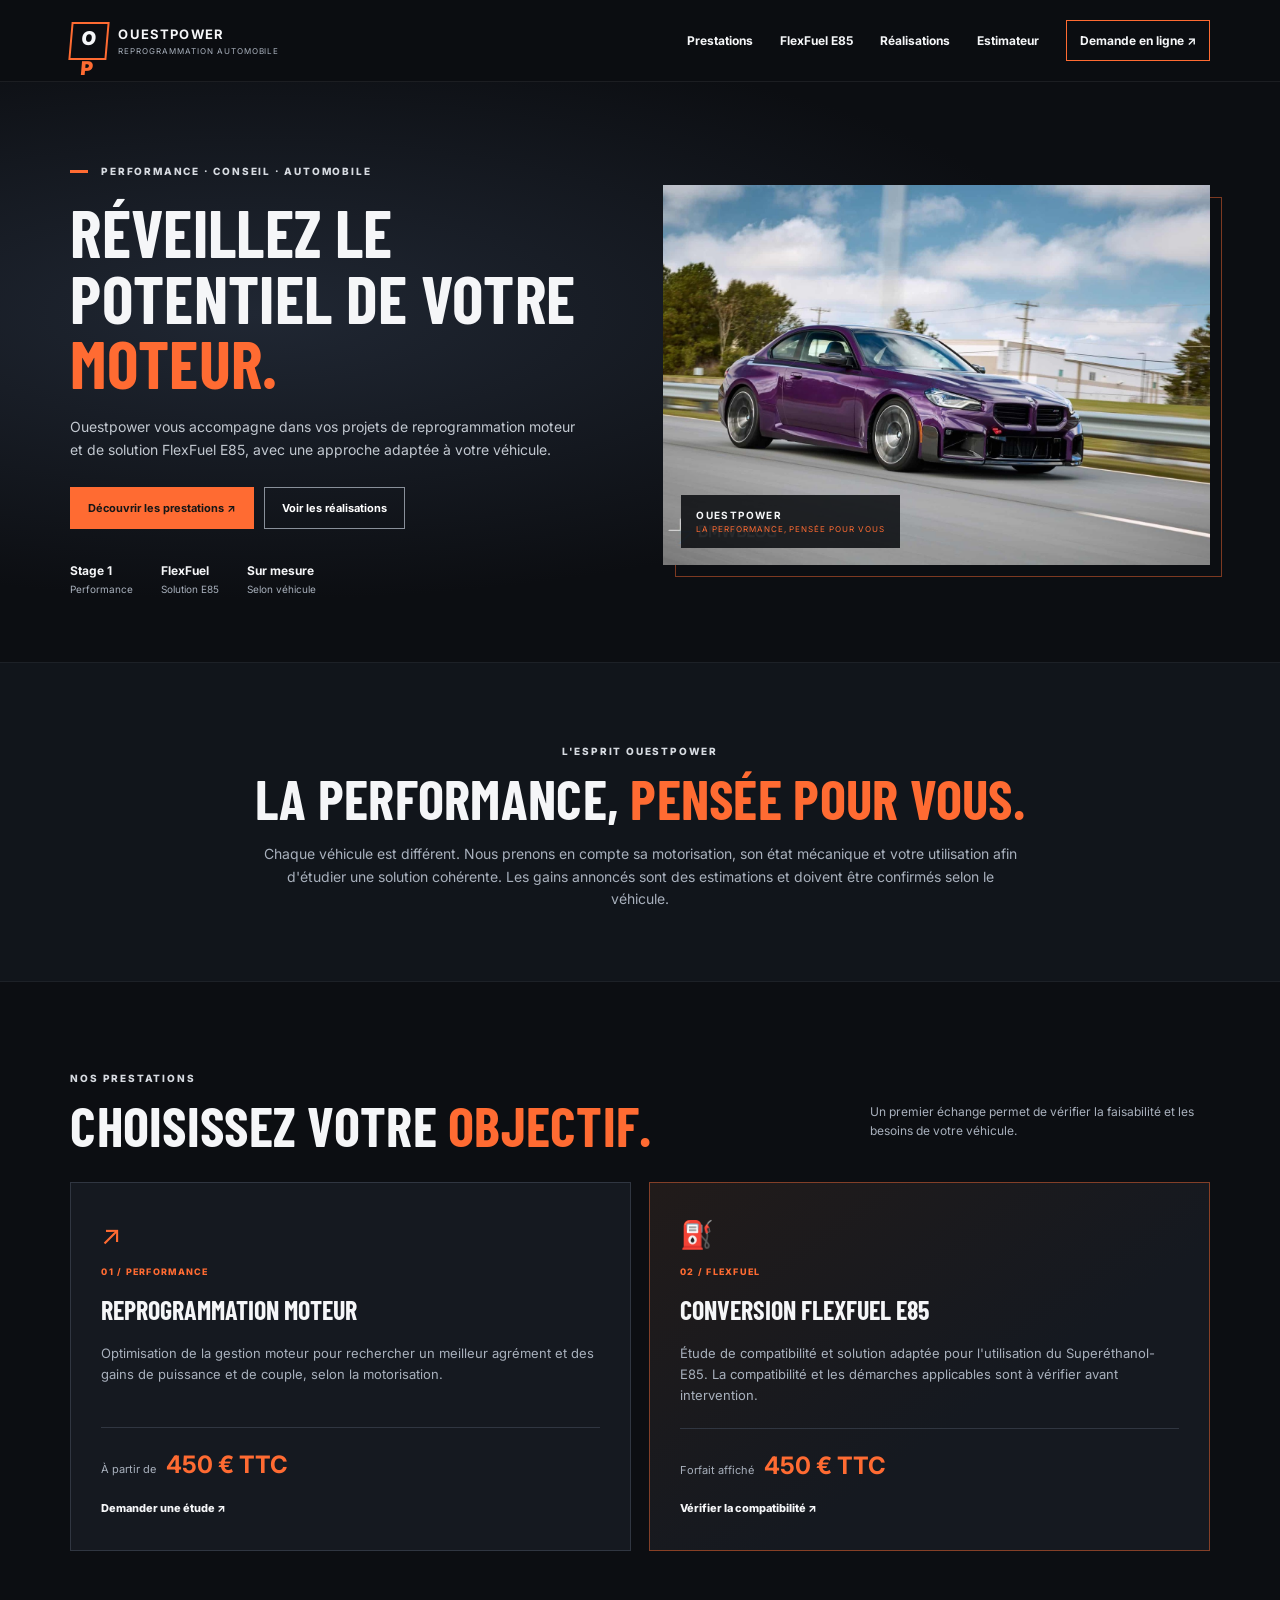
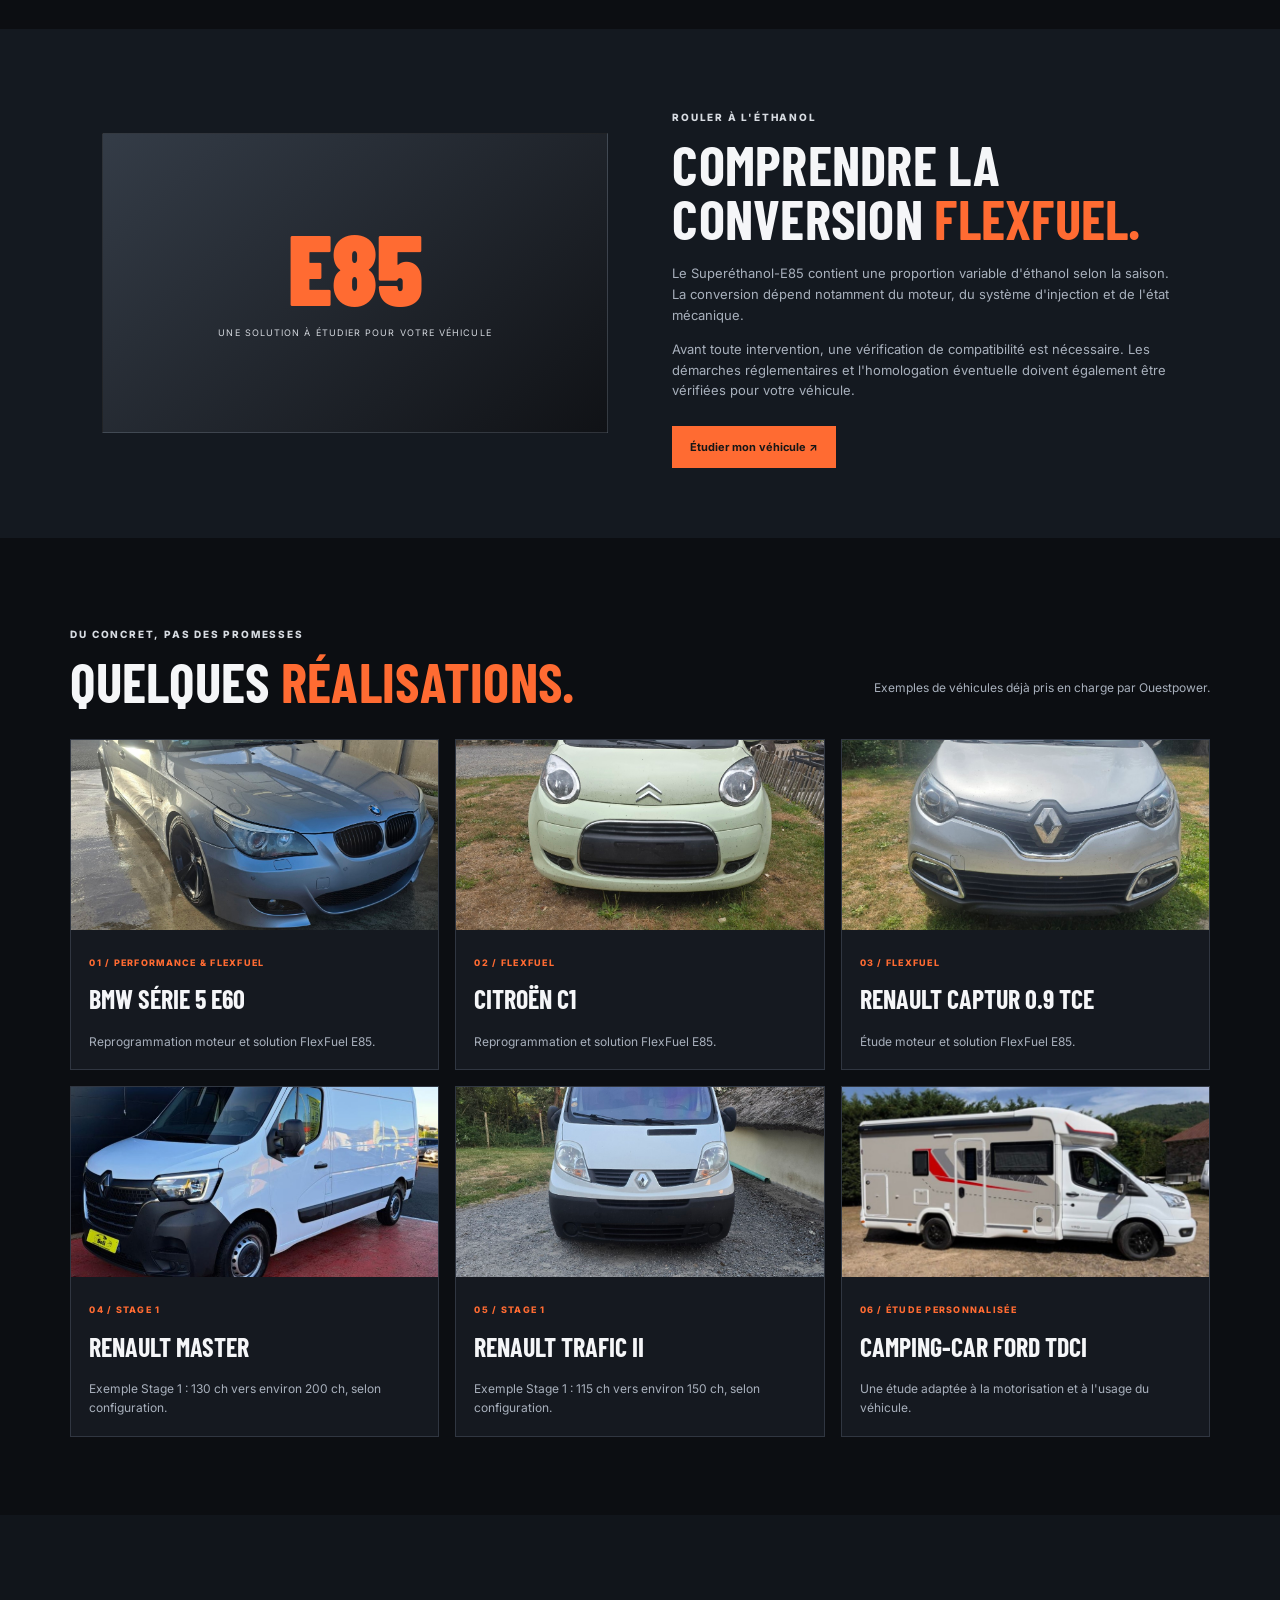
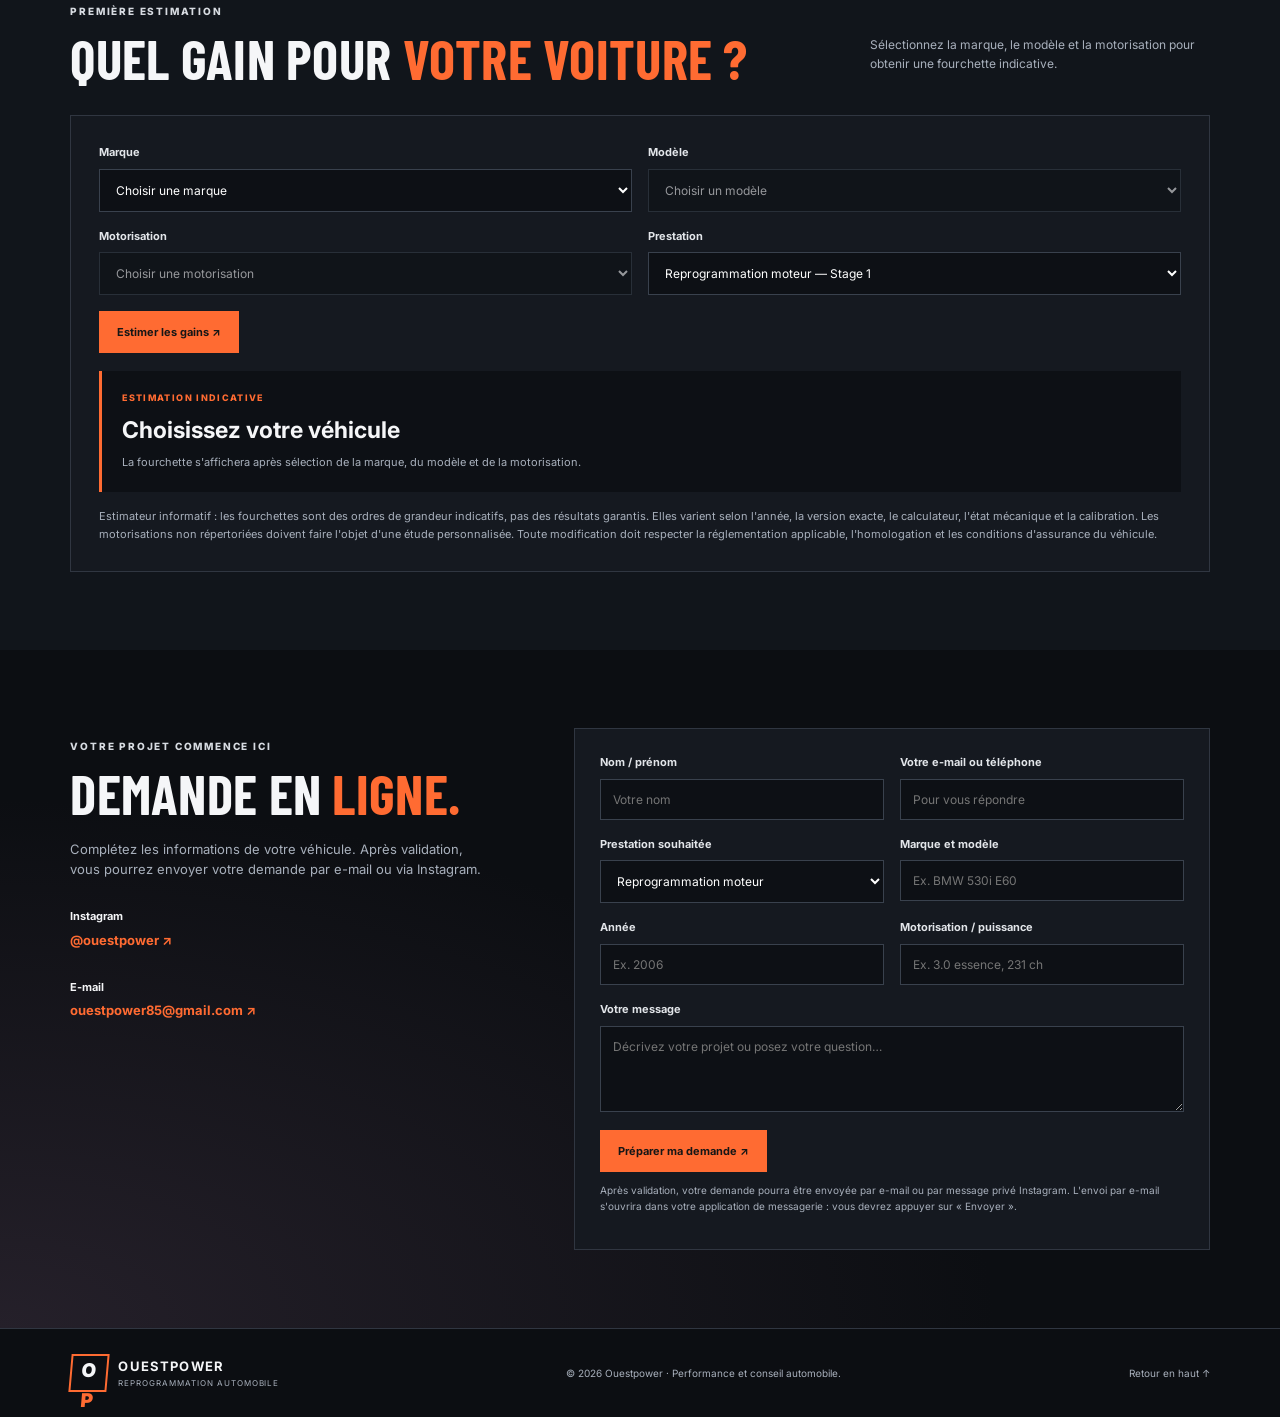
<file: index.html>
<!doctype html>
<html lang="fr">
<head>
  <meta name="google-site-verification" content="ijtiTph0ISTa9m10cdyJuzYF6tmNA9jeafu8yRlPtpY" />
  <meta charset="utf-8">
  <meta name="viewport" content="width=device-width, initial-scale=1">
  <meta name="description" content="Ouestpower : reprogrammation moteur et solutions FlexFuel E85. Tarifs, réalisations et demande d'étude personnalisée.">
  <title>Ouestpower | Reprogrammation moteur &amp; FlexFuel</title>
  <link rel="stylesheet" href="style.css">
</head>
<body>
<header class="topbar">
  <a class="brand" href="#accueil"><span class="logo">O<span>P</span></span><span><b>OUESTPOWER</b><small>REPROGRAMMATION AUTOMOBILE</small></span></a>
  <button class="menu-toggle" aria-label="Ouvrir le menu" aria-expanded="false">☰</button>
  <nav id="nav"><a href="#prestations">Prestations</a><a href="#flexfuel">FlexFuel E85</a><a href="#realisations">Réalisations</a><a href="#estimateur">Estimateur</a><a class="nav-contact" href="#contact">Demande en ligne ↗</a></nav>
</header>
<main>
<section class="hero" id="accueil">
  <div class="hero-copy"><p class="eyebrow"><i></i> PERFORMANCE · CONSEIL · AUTOMOBILE</p><h1>RÉVEILLEZ LE POTENTIEL DE VOTRE <em>MOTEUR.</em></h1>
  <p class="intro">Ouestpower vous accompagne dans vos projets de reprogrammation moteur et de solution FlexFuel E85, avec une approche adaptée à votre véhicule.</p>
  <div class="actions"><a class="btn primary" href="#prestations">Découvrir les prestations ↗</a><a class="btn secondary" href="#realisations">Voir les réalisations</a></div>
  <div class="stats"><div><b>Stage 1</b><span>Performance</span></div><div><b>FlexFuel</b><span>Solution E85</span></div><div><b>Sur mesure</b><span>Selon véhicule</span></div></div></div>
  <div class="hero-image"><img src="assets/bmw-m2.jpg" alt="BMW M2 violette, photo d'accueil Ouestpower"><div class="image-tag"><b>OUESTPOWER</b><span>LA PERFORMANCE, PENSÉE POUR VOUS</span></div></div>
</section>
<section class="intro-section"><p class="eyebrow">L'ESPRIT OUESTPOWER</p><h2>La performance, <em>pensée pour vous.</em></h2><p>Chaque véhicule est différent. Nous prenons en compte sa motorisation, son état mécanique et votre utilisation afin d'étudier une solution cohérente. Les gains annoncés sont des estimations et doivent être confirmés selon le véhicule.</p></section>
<section class="section" id="prestations"><div class="section-head"><div><p class="eyebrow">NOS PRESTATIONS</p><h2>Choisissez votre <em>objectif.</em></h2></div><p>Un premier échange permet de vérifier la faisabilité et les besoins de votre véhicule.</p></div>
<div class="cards">
  <article class="service-card"><div class="service-icon">↗</div><p class="number">01 / PERFORMANCE</p><h3>Reprogrammation moteur</h3><p>Optimisation de la gestion moteur pour rechercher un meilleur agrément et des gains de puissance et de couple, selon la motorisation.</p><div class="price"><span>À partir de</span><b>450 € TTC</b></div><a class="text-link" href="#contact" data-service="Reprogrammation moteur">Demander une étude ↗</a></article>
  <article class="service-card featured"><div class="service-icon">⛽</div><p class="number">02 / FLEXFUEL</p><h3>Conversion FlexFuel E85</h3><p>Étude de compatibilité et solution adaptée pour l'utilisation du Superéthanol-E85. La compatibilité et les démarches applicables sont à vérifier avant intervention.</p><div class="price"><span>Forfait affiché</span><b>450 € TTC</b></div><a class="text-link" href="#contact" data-service="FlexFuel E85">Vérifier la compatibilité ↗</a></article>
</div></section>
<section class="fuel-section" id="flexfuel"><div class="fuel-art"><div class="fuel-symbol">E85</div><span>UNE SOLUTION À ÉTUDIER POUR VOTRE VÉHICULE</span></div><div class="fuel-copy"><p class="eyebrow">ROULER À L'ÉTHANOL</p><h2>Comprendre la conversion <em>FlexFuel.</em></h2><p>Le Superéthanol-E85 contient une proportion variable d'éthanol selon la saison. La conversion dépend notamment du moteur, du système d'injection et de l'état mécanique.</p><p>Avant toute intervention, une vérification de compatibilité est nécessaire. Les démarches réglementaires et l'homologation éventuelle doivent également être vérifiées pour votre véhicule.</p><a class="btn primary" href="#contact" data-service="FlexFuel E85">Étudier mon véhicule ↗</a></div></section>
<section class="section" id="realisations"><div class="section-head"><div><p class="eyebrow">DU CONCRET, PAS DES PROMESSES</p><h2>Quelques <em>réalisations.</em></h2></div><p>Exemples de véhicules déjà pris en charge par Ouestpower.</p></div>
<div class="gallery">
  <article class="project"><img src="assets/bmw-serie-5-e60.jpg" alt="BMW Série 5 E60"><div><span>01 / PERFORMANCE &amp; FLEXFUEL</span><h3>BMW Série 5 E60</h3><p>Reprogrammation moteur et solution FlexFuel E85.</p></div></article>
  <article class="project"><img src="assets/citroen-c1.jpg" alt="Citroën C1"><div><span>02 / FLEXFUEL</span><h3>Citroën C1</h3><p>Reprogrammation et solution FlexFuel E85.</p></div></article>
  <article class="project"><img src="assets/renault-captur-09-tce.jpg" alt="Renault Captur 0.9 TCe"><div><span>03 / FLEXFUEL</span><h3>Renault Captur 0.9 TCe</h3><p>Étude moteur et solution FlexFuel E85.</p></div></article>
  <article class="project"><img src="assets/renault-master.jpg" alt="Renault Master"><div><span>04 / STAGE 1</span><h3>Renault Master</h3><p>Exemple Stage 1 : 130 ch vers environ 200 ch, selon configuration.</p></div></article>
  <article class="project"><img src="assets/renault-trafic-2.jpg" alt="Renault Trafic II"><div><span>05 / STAGE 1</span><h3>Renault Trafic II</h3><p>Exemple Stage 1 : 115 ch vers environ 150 ch, selon configuration.</p></div></article>
  <article class="project"><img src="assets/camping-car-ford-tdci.jpg" alt="Camping-car Ford TDCi"><div><span>06 / ÉTUDE PERSONNALISÉE</span><h3>Camping-car Ford TDCi</h3><p>Une étude adaptée à la motorisation et à l'usage du véhicule.</p></div></article>
</div></section>
<section class="estimate-section" id="estimateur">
<div class="section-head"><div><p class="eyebrow">PREMIÈRE ESTIMATION</p><h2>Quel gain pour <em>votre voiture ?</em></h2></div><p>Sélectionnez la marque, le modèle et la motorisation pour obtenir une fourchette indicative.</p></div>
<div class="estimator">
  <div class="form-grid">
    <label>Marque<select id="make" required><option value="">Choisir une marque</option></select></label>
    <label>Modèle<select id="model" required disabled><option value="">Choisir un modèle</option></select></label>
    <label>Motorisation<select id="engine-model" required disabled><option value="">Choisir une motorisation</option></select></label>
    <label>Prestation<select id="stage"><option value="1">Reprogrammation moteur — Stage 1</option><option value="flex">Projet FlexFuel E85</option></select></label>
  </div>
  <div class="estimator-actions"><button class="btn primary" id="calculate" type="button">Estimer les gains ↗</button></div>
  <div class="estimate-result" id="result" aria-live="polite"><span>ESTIMATION INDICATIVE</span><b>Choisissez votre véhicule</b><p>La fourchette s'affichera après sélection de la marque, du modèle et de la motorisation.</p></div>
  <p class="disclaimer">Estimateur informatif : les fourchettes sont des ordres de grandeur indicatifs, pas des résultats garantis. Elles varient selon l'année, la version exacte, le calculateur, l'état mécanique et la calibration. Les motorisations non répertoriées doivent faire l'objet d'une étude personnalisée. Toute modification doit respecter la réglementation applicable, l'homologation et les conditions d'assurance du véhicule.</p>
</div></section>
<section class="contact-section" id="contact"><div><p class="eyebrow">VOTRE PROJET COMMENCE ICI</p><h2>Demande en <em>ligne.</em></h2><p>Complétez les informations de votre véhicule. Après validation, vous pourrez envoyer votre demande par e-mail ou via Instagram.</p><div class="contact-note"><b>Instagram</b><a href="https://www.instagram.com/ouestpower/" target="_blank" rel="noopener">@ouestpower ↗</a></div><div class="contact-note"><b>E-mail</b><a href="mailto:ouestpower85@gmail.com">ouestpower85@gmail.com ↗</a></div></div>
<form id="request-form" class="request-form">
  <div class="form-grid">
    <label>Nom / prénom<input name="name" required placeholder="Votre nom"></label>
    <label>Votre e-mail ou téléphone<input name="reply" required placeholder="Pour vous répondre"></label>
    <label>Prestation souhaitée<select name="service" id="service"><option>Reprogrammation moteur</option><option>FlexFuel E85</option><option>Conseil / autre demande</option></select></label>
    <label>Marque et modèle<input name="car" required placeholder="Ex. BMW 530i E60"></label>
    <label>Année<input name="year" placeholder="Ex. 2006"></label>
    <label>Motorisation / puissance<input name="engine" placeholder="Ex. 3.0 essence, 231 ch"></label>
  </div>
  <label>Votre message<textarea name="message" rows="4" placeholder="Décrivez votre projet ou posez votre question…"></textarea></label>
  <button class="btn primary" type="submit">Préparer ma demande ↗</button>
  <p class="form-hint" id="form-hint">Après validation, votre demande pourra être envoyée par e-mail ou par message privé Instagram. L'envoi par e-mail s'ouvrira dans votre application de messagerie : vous devrez appuyer sur « Envoyer ».</p>
  <div class="generated" id="generated" hidden>
    <label>Votre demande prête à envoyer<textarea id="request-text" rows="8" readonly></textarea></label>
    <div class="actions">
      <button type="button" class="btn secondary" id="copy-request">Copier la demande</button>
      <a class="btn primary" id="email-request" href="mailto:ouestpower85@gmail.com">Envoyer par e-mail ↗</a>
      <a class="btn secondary" href="https://www.instagram.com/ouestpower/" target="_blank" rel="noopener">Ouvrir Instagram ↗</a>
    </div>
  </div>
</form></section>
</main>
<footer><a class="brand" href="#accueil"><span class="logo">O<span>P</span></span><span><b>OUESTPOWER</b><small>REPROGRAMMATION AUTOMOBILE</small></span></a><p>© <span id="year"></span> Ouestpower · Performance et conseil automobile.</p><a href="#accueil">Retour en haut ↑</a></footer>
<script src="script.js"></script>
<script>
(() => {
  const requestText = document.getElementById('request-text');
  const emailLink = document.getElementById('email-request');
  if (!requestText || !emailLink) return;
  const updateEmailLink = () => {
    const body = requestText.value || '';
    emailLink.href = 'mailto:ouestpower85@gmail.com?subject=' +
      encodeURIComponent('Demande de renseignement - Ouestpower') +
      '&body=' + encodeURIComponent(body);
  };
  requestText.addEventListener('input', updateEmailLink);
  emailLink.addEventListener('click', updateEmailLink);
  const observer = new MutationObserver(updateEmailLink);
  observer.observe(requestText, { attributes: true, attributeFilter: ['value'] });
  document.getElementById('request-form')?.addEventListener('submit', () => {
    window.setTimeout(updateEmailLink, 100);
  });
})();
</script>
</body>
</html>
</file>
<file: style.css>
@import url('https://fonts.googleapis.com/css2?family=Barlow+Condensed:wght@500;600;700;800;900&family=Inter:wght@400;500;600;700;800&display=swap');
:root{--bg:#0c0e12;--panel:#151920;--panel2:#1c222b;--text:#f5f6f8;--muted:#a8b0bc;--orange:#ff6b32;--line:#303641}*{box-sizing:border-box}html{scroll-behavior:smooth;scroll-padding-top:90px}body{margin:0;background:var(--bg);color:var(--text);font-family:Inter,Arial,sans-serif;line-height:1.6}a{color:inherit;text-decoration:none}.topbar{height:82px;padding:0 5.5%;display:flex;align-items:center;justify-content:space-between;border-bottom:1px solid #ffffff12;background:#0c0e12f2;position:sticky;top:0;z-index:10;backdrop-filter:blur(12px)}.brand{display:flex;align-items:center;gap:10px}.logo{width:38px;height:38px;display:grid;place-items:center;border:2px solid var(--orange);font-weight:900;font-size:19px;transform:skew(-5deg)}.logo span{color:var(--orange)}.brand b{display:block;font-size:13px;letter-spacing:.09em}.brand small{display:block;color:var(--muted);font-size:8px;letter-spacing:.12em}nav{display:flex;align-items:center;gap:27px;font-size:12px;font-weight:700}nav a:hover,.text-link:hover{color:var(--orange)}.nav-contact{border:1px solid var(--orange);padding:10px 13px}.menu-toggle{display:none;background:none;border:1px solid var(--line);color:white;padding:8px}.hero{padding:70px 5.5% 64px;min-height:580px;display:grid;grid-template-columns:1fr 1.02fr;gap:5%;align-items:center;background:radial-gradient(ellipse at 20% 40%,#202733 0,transparent 58%)}.eyebrow{font-size:10px;font-weight:800;letter-spacing:.18em;color:#d7dbe1}.eyebrow i{display:inline-block;width:18px;height:3px;background:var(--orange);margin-right:9px;vertical-align:middle}.hero h1,h2{font-family:'Barlow Condensed',Impact,sans-serif;text-transform:uppercase;line-height:.99;letter-spacing:.005em}.hero h1{font-size:clamp(44px,5.2vw,75px);margin:20px 0}.hero h1 em,h2 em{font-style:normal;color:var(--orange)}.intro{color:#c2c8d0;max-width:520px;font-size:14px}.actions{display:flex;flex-wrap:wrap;gap:10px;margin:26px 0 32px}.btn{display:inline-flex;align-items:center;justify-content:center;border:1px solid transparent;padding:13px 17px;font:700 11px Inter,sans-serif;cursor:pointer;transition:.2s}.primary{background:var(--orange);color:#161616}.primary:hover{background:#ff895d}.secondary{border-color:#89909a;background:transparent;color:white}.stats{display:flex;gap:28px}.stats div{display:grid;gap:1px}.stats b{font-size:12px}.stats span{font-size:10px;color:var(--muted)}.hero-image{position:relative;min-width:0}.hero-image:before{content:"";position:absolute;inset:12px -12px -12px 12px;border:1px solid #ff6b3277;pointer-events:none}.hero-image img{width:100%;height:380px;object-fit:cover;display:block;position:relative;z-index:1}.image-tag{position:absolute;z-index:2;left:18px;bottom:17px;display:grid;background:#0b0d11dd;padding:12px 15px}.image-tag b{font-size:10px;letter-spacing:.14em}.image-tag span{font-size:8px;color:var(--orange);letter-spacing:.12em}.intro-section{text-align:center;padding:70px 8%;background:#11151b;border-block:1px solid #ffffff0d}.intro-section h2,.section h2,.section-head h2,.fuel-copy h2,.contact-section h2{font-size:clamp(36px,4.3vw,55px);margin:12px 0 18px}.intro-section>p:last-child{max-width:760px;margin:0 auto;color:var(--muted);font-size:14px}.section{padding:78px 5.5%}.section-head{display:flex;align-items:end;justify-content:space-between;gap:30px;margin-bottom:30px}.section-head h2{margin-bottom:0}.section-head>p{max-width:340px;color:var(--muted);font-size:12px}.cards{display:grid;grid-template-columns:repeat(2,1fr);gap:18px}.service-card{background:var(--panel);padding:30px;border:1px solid var(--line);position:relative}.service-card.featured{border-color:#ff6b3277;background:linear-gradient(145deg,#211b1a,var(--panel) 60%)}.service-icon{font-size:27px;color:var(--orange)}.number,.project span{font-size:9px;color:var(--orange);letter-spacing:.14em;font-weight:800}.service-card h3,.project h3{font-family:'Barlow Condensed',sans-serif;text-transform:uppercase;font-size:26px;margin:5px 0 10px}.service-card>p:not(.number){color:var(--muted);font-size:13px;min-height:62px}.price{display:flex;align-items:baseline;gap:10px;border-top:1px solid var(--line);padding-top:18px;margin-top:22px}.price span{color:var(--muted);font-size:11px}.price b{font-size:24px;color:var(--orange)}.text-link{display:inline-block;font-size:11px;font-weight:800;margin-top:15px}.fuel-section{display:grid;grid-template-columns:1fr 1fr;background:#141920;gap:6%;padding:70px 8%;align-items:center}.fuel-art{min-height:300px;background:linear-gradient(140deg,#343c47,#101216);display:flex;flex-direction:column;align-items:center;justify-content:center;border:1px solid #ffffff12}.fuel-symbol{font-family:'Barlow Condensed';font-size:100px;font-weight:900;color:var(--orange);line-height:1}.fuel-art span{font-size:9px;letter-spacing:.12em;color:#d2d6dc;text-align:center;padding:10px}.fuel-copy p:not(.eyebrow){font-size:13px;color:var(--muted)}.fuel-copy .btn{margin-top:12px}.gallery{display:grid;grid-template-columns:repeat(3,1fr);gap:16px}.project{background:var(--panel);border:1px solid var(--line);overflow:hidden}.project img{width:100%;height:190px;object-fit:cover;display:block;background:#222}.project div{padding:18px}.project h3{margin:5px 0}.project p{color:var(--muted);font-size:12px;margin-bottom:0}.estimate-section{padding:78px 5.5%;background:#11151b}.estimator{background:var(--panel);padding:28px;border:1px solid var(--line)}.form-grid{display:grid;grid-template-columns:repeat(2,minmax(0,1fr));gap:16px}.form-grid label,form>label,.generated label{display:flex;flex-direction:column;gap:7px;font-size:11px;font-weight:700;color:#e2e5e9}input,select,textarea{width:100%;padding:12px;background:#0d1015;color:white;border:1px solid #39414d;border-radius:0;font:400 12px Inter,sans-serif}input:focus,select:focus,textarea:focus{outline:1px solid var(--orange);border-color:var(--orange)}.estimator>.btn{margin-top:18px}.estimate-result{margin-top:18px;padding:20px;background:#0d1015;border-left:3px solid var(--orange);display:grid;gap:6px}.estimate-result span{font-size:9px;color:var(--orange);letter-spacing:.15em;font-weight:800}.estimate-result b{font-size:23px}.estimate-result p,.disclaimer{font-size:11px;color:var(--muted);margin:0}.disclaimer{margin-top:16px}.contact-section{padding:78px 5.5%;display:grid;grid-template-columns:.8fr 1.2fr;gap:7%;background:radial-gradient(ellipse at 0 100%,#25202a,transparent 55%)}.contact-section>div>p:not(.eyebrow){font-size:13px;color:var(--muted)}.contact-note{margin-top:28px;display:grid;gap:4px}.contact-note b{font-size:11px}.contact-note a{color:var(--orange);font-weight:700;font-size:13px}.request-form{background:var(--panel);padding:25px;border:1px solid var(--line)}.request-form>label{margin-top:16px}.request-form>.btn{margin-top:18px}.form-hint{font-size:10px;color:var(--muted)}.generated{margin-top:20px;border-top:1px solid var(--line);padding-top:20px}.generated .btn{margin:12px 8px 0 0}footer{padding:25px 5.5%;border-top:1px solid var(--line);display:flex;align-items:center;justify-content:space-between;gap:20px}footer p,footer>a:last-child{font-size:10px;color:var(--muted)}@media(max-width:800px){.topbar{height:72px}.menu-toggle{display:block}nav{display:none;position:absolute;top:71px;left:0;right:0;background:#11151b;padding:20px 5%;flex-direction:column;align-items:stretch;border-bottom:1px solid var(--line)}nav.open{display:flex}.hero{grid-template-columns:1fr;padding-top:45px}.hero-image img{height:300px}.section-head{display:block}.section-head>p{margin-top:15px}.gallery{grid-template-columns:repeat(2,1fr)}.fuel-section{grid-template-columns:1fr;padding:50px 6%}.contact-section{grid-template-columns:1fr;gap:25px}footer{flex-wrap:wrap}}@media(max-width:520px){.hero{padding-inline:6%}.hero h1{font-size:48px}.stats{gap:18px}.cards,.gallery,.form-grid{grid-template-columns:1fr}.section,.estimate-section{padding:55px 6%}.project img{height:220px}.service-card{padding:23px}.estimator,.request-form{padding:18px}footer{align-items:flex-start;flex-direction:column;gap:12px}}

/* Estimateur marque / modèle */
.estimator-actions{margin:16px 0}
.estimator select:disabled{opacity:.55;cursor:not-allowed}
#result strong{color:var(--accent,#ff6a3d)}
</file>
